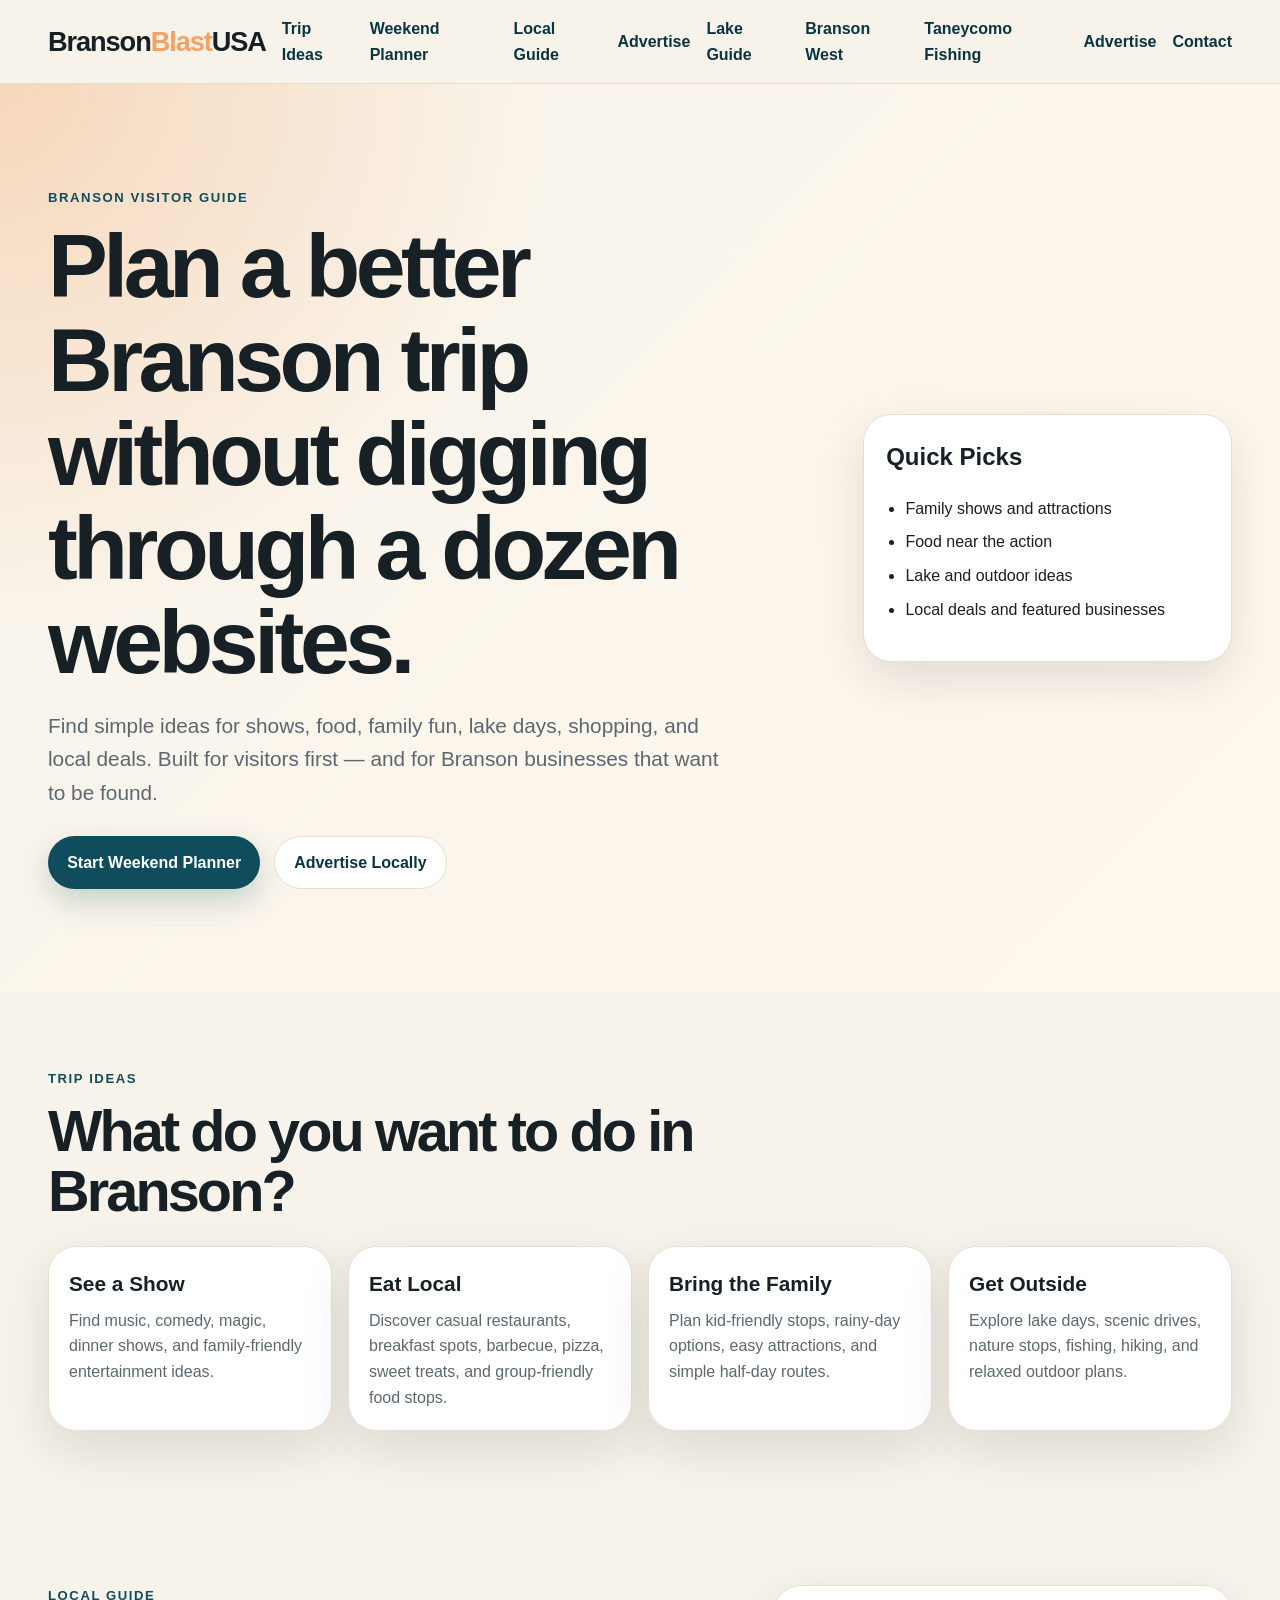
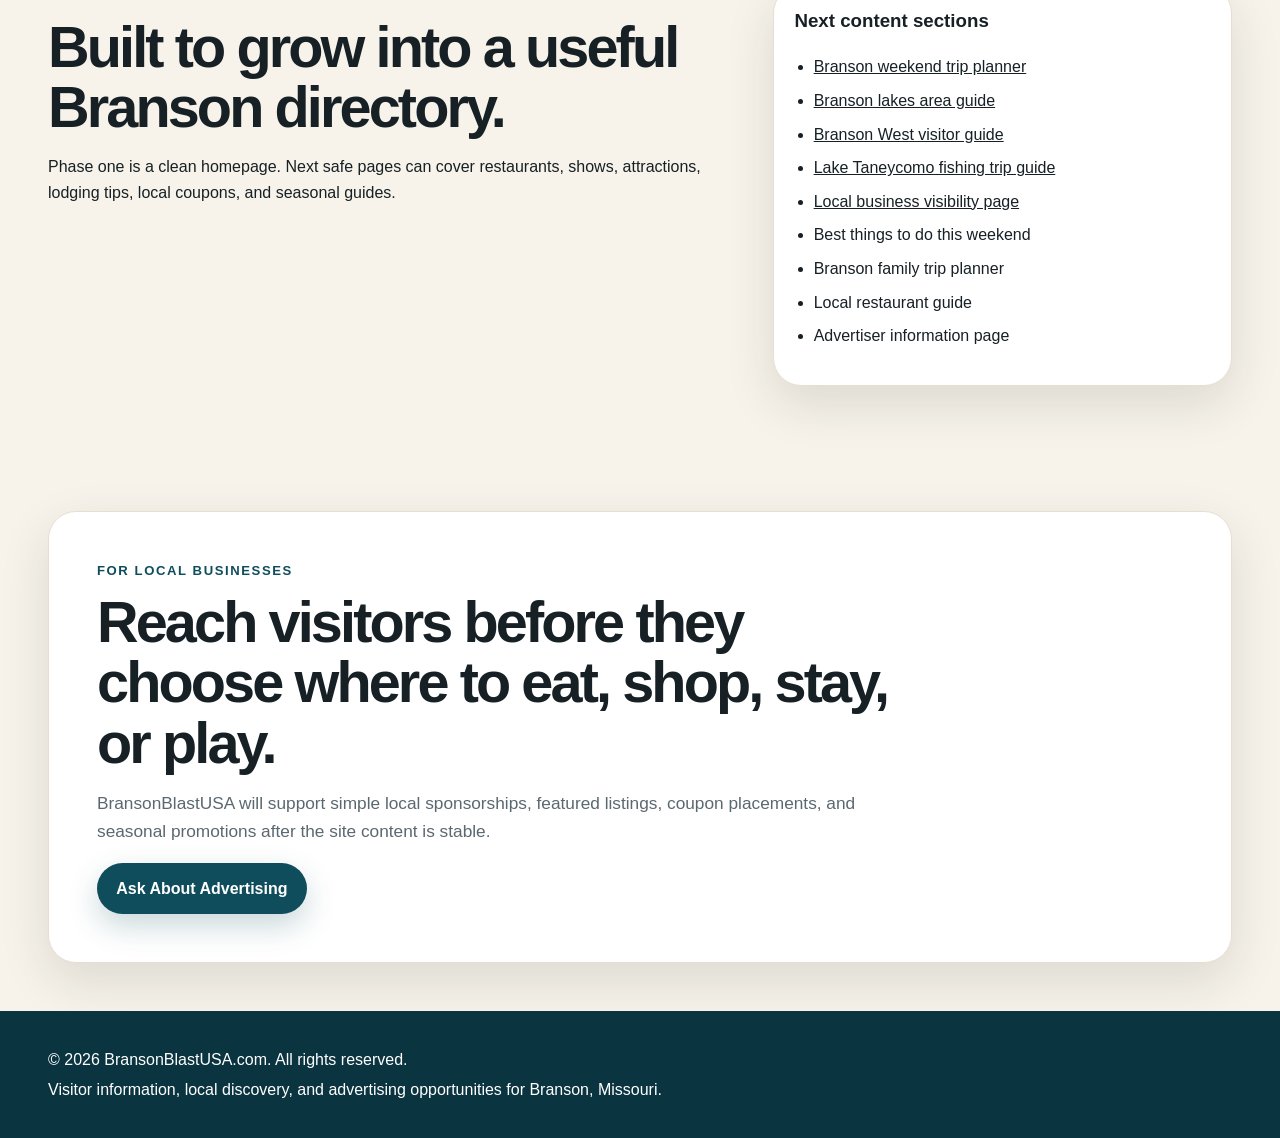
<file: index.html>
<!doctype html>
<html lang="en">
<head>
  <meta charset="utf-8">
  <meta name="viewport" content="width=device-width, initial-scale=1">
  <title>BransonBlastUSA | Branson Trip Ideas, Local Deals & Visitor Guide</title>
  <meta name="description" content="BransonBlastUSA helps visitors find Branson trip ideas, local food, shows, attractions, family fun, and local business deals in one simple guide.">
  <link rel="canonical" href="https://bransonblastusa.com/">
  <meta name="robots" content="index, follow">
  <meta property="og:title" content="BransonBlastUSA">
  <meta property="og:description" content="A simple Branson visitor guide for trip ideas, local deals, food, shows, attractions, and family fun.">
  <meta property="og:type" content="website">
  <meta property="og:url" content="https://bransonblastusa.com/">
  <meta name="theme-color" content="#0f4c5c">
  <link rel="stylesheet" href="styles.css">
</head>
<body>
  <header class="site-header">
    <a class="logo" href="#top" aria-label="BransonBlastUSA home">Branson<span>Blast</span>USA</a>
    <button class="menu-button" id="menuButton" aria-label="Open menu" aria-expanded="false">Menu</button>
    <nav class="site-nav" id="siteNav" aria-label="Main navigation">
      <a href="#trip-ideas">Trip Ideas</a>
      <a href="/branson-weekend-trip-ideas.html">Weekend Planner</a>
      <a href="#local-guide">Local Guide</a>
      <a href="#advertise">Advertise</a>
      <a href="#contact">Contact</a>
    </nav>
  </header>

  <main id="top">
    <section class="hero">
      <div class="hero-content">
        <p class="eyebrow">Branson visitor guide</p>
        <h1>Plan a better Branson trip without digging through a dozen websites.</h1>
        <p class="hero-text">Find simple ideas for shows, food, family fun, lake days, shopping, and local deals. Built for visitors first — and for Branson businesses that want to be found.</p>
        <div class="hero-actions">
          <a class="button primary" href="/branson-weekend-trip-ideas.html">Start Weekend Planner</a>
          <a class="button secondary" href="#advertise">Advertise Locally</a>
        </div>
      </div>
      <div class="hero-card" aria-label="Branson quick picks">
        <h2>Quick Picks</h2>
        <ul>
          <li>Family shows and attractions</li>
          <li>Food near the action</li>
          <li>Lake and outdoor ideas</li>
          <li>Local deals and featured businesses</li>
        </ul>
      </div>
    </section>

    <section class="section" id="trip-ideas">
      <p class="eyebrow">Trip ideas</p>
      <h2>What do you want to do in Branson?</h2>
      <div class="card-grid">
        <article class="card">
          <h3>See a Show</h3>
          <p>Find music, comedy, magic, dinner shows, and family-friendly entertainment ideas.</p>
        </article>
        <article class="card">
          <h3>Eat Local</h3>
          <p>Discover casual restaurants, breakfast spots, barbecue, pizza, sweet treats, and group-friendly food stops.</p>
        </article>
        <article class="card">
          <h3>Bring the Family</h3>
          <p>Plan kid-friendly stops, rainy-day options, easy attractions, and simple half-day routes.</p>
        </article>
        <article class="card">
          <h3>Get Outside</h3>
          <p>Explore lake days, scenic drives, nature stops, fishing, hiking, and relaxed outdoor plans.</p>
        </article>
      </div>
    </section>

    <section class="section split" id="local-guide">
      <div>
        <p class="eyebrow">Local guide</p>
        <h2>Built to grow into a useful Branson directory.</h2>
        <p>Phase one is a clean homepage. Next safe pages can cover restaurants, shows, attractions, lodging tips, local coupons, and seasonal guides.</p>
      </div>
      <div class="checklist">
        <h3>Next content sections</h3>
        <ul>
          <li><a href="/branson-weekend-trip-ideas.html">Branson weekend trip planner</a></li>
          <li>Best things to do this weekend</li>
          <li>Branson family trip planner</li>
          <li>Local restaurant guide</li>
          <li>Advertiser information page</li>
        </ul>
      </div>
    </section>

    <section class="section advertiser" id="advertise">
      <p class="eyebrow">For local businesses</p>
      <h2>Reach visitors before they choose where to eat, shop, stay, or play.</h2>
      <p>BransonBlastUSA will support simple local sponsorships, featured listings, coupon placements, and seasonal promotions after the site content is stable.</p>
      <a class="button primary" href="mailto:wholelychit@gmail.com?subject=BransonBlastUSA%20advertising%20interest">Ask About Advertising</a>
    </section>
  </main>

  <footer class="site-footer" id="contact">
    <p>&copy; <span id="year"></span> BransonBlastUSA.com. All rights reserved.</p>
    <p>Visitor information, local discovery, and advertising opportunities for Branson, Missouri.</p>
  </footer>

  <script src="script.js"></script>
</body>
</html>
</file>
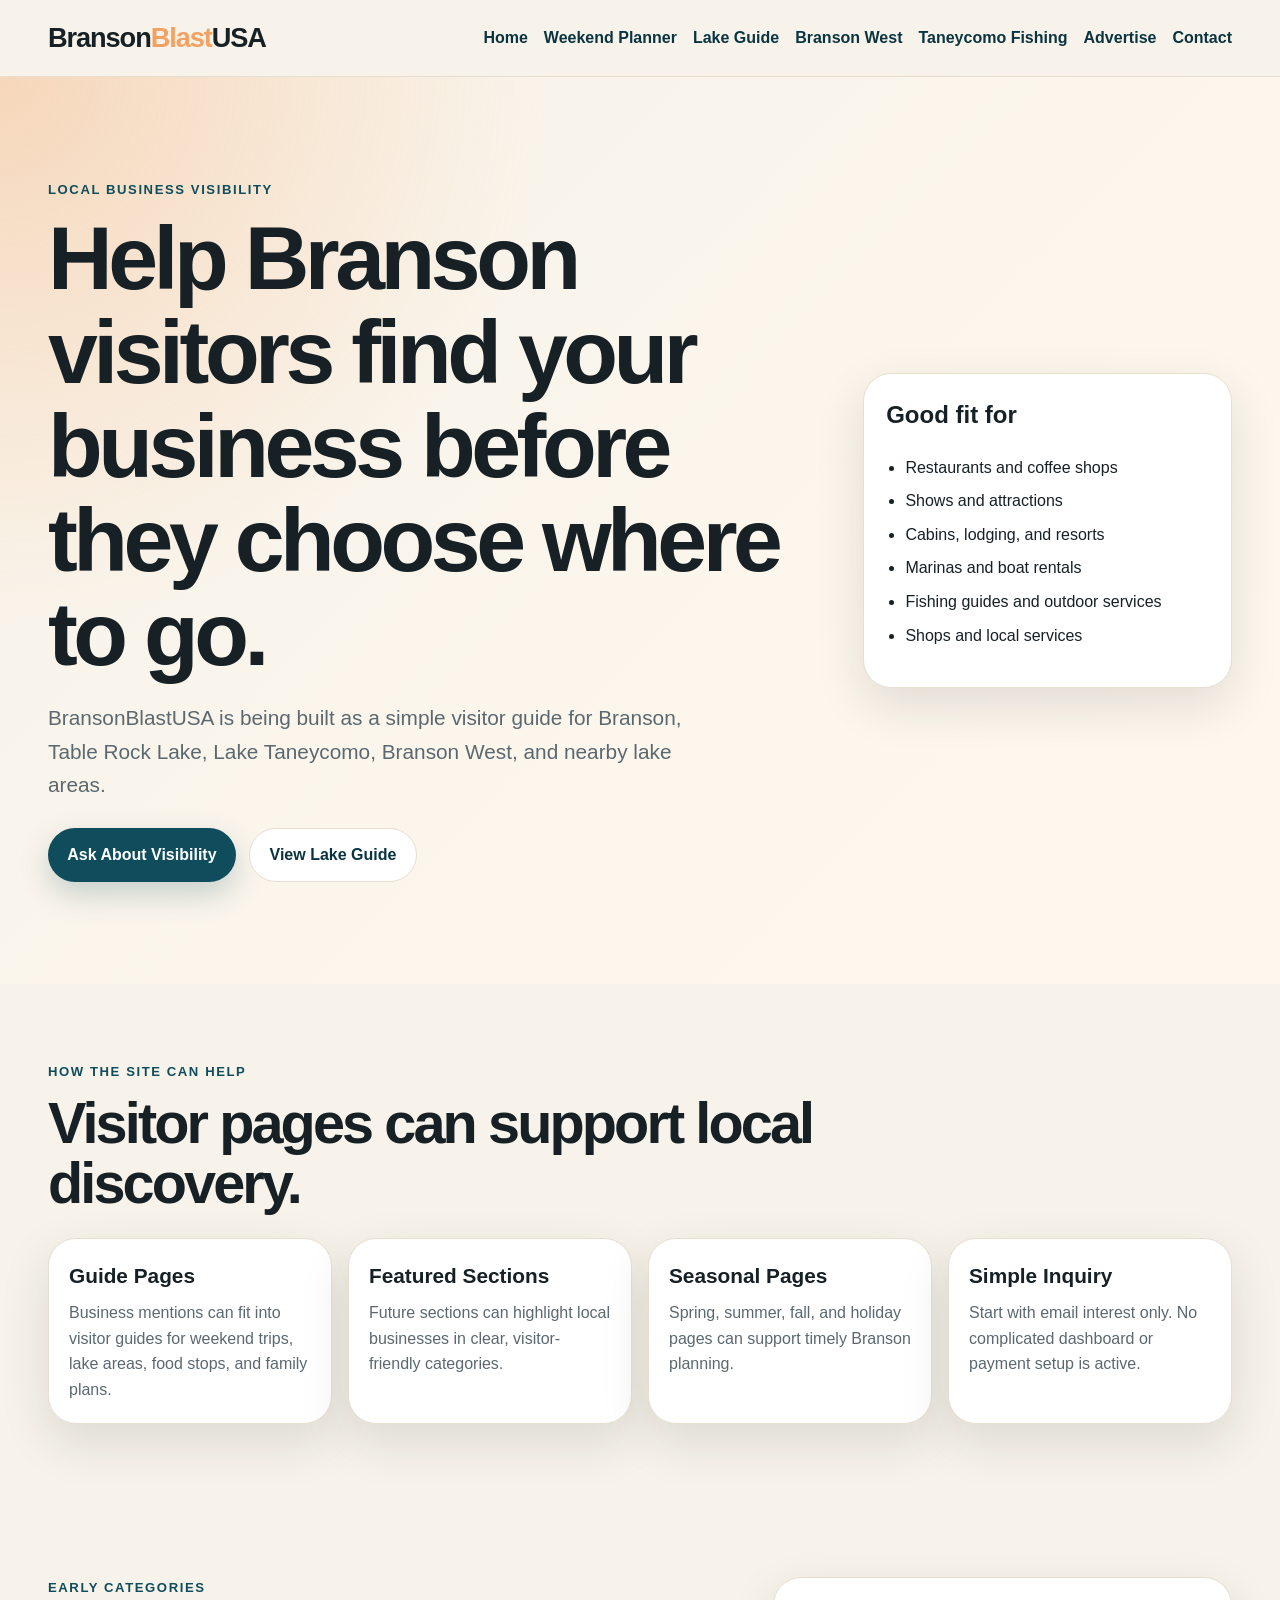
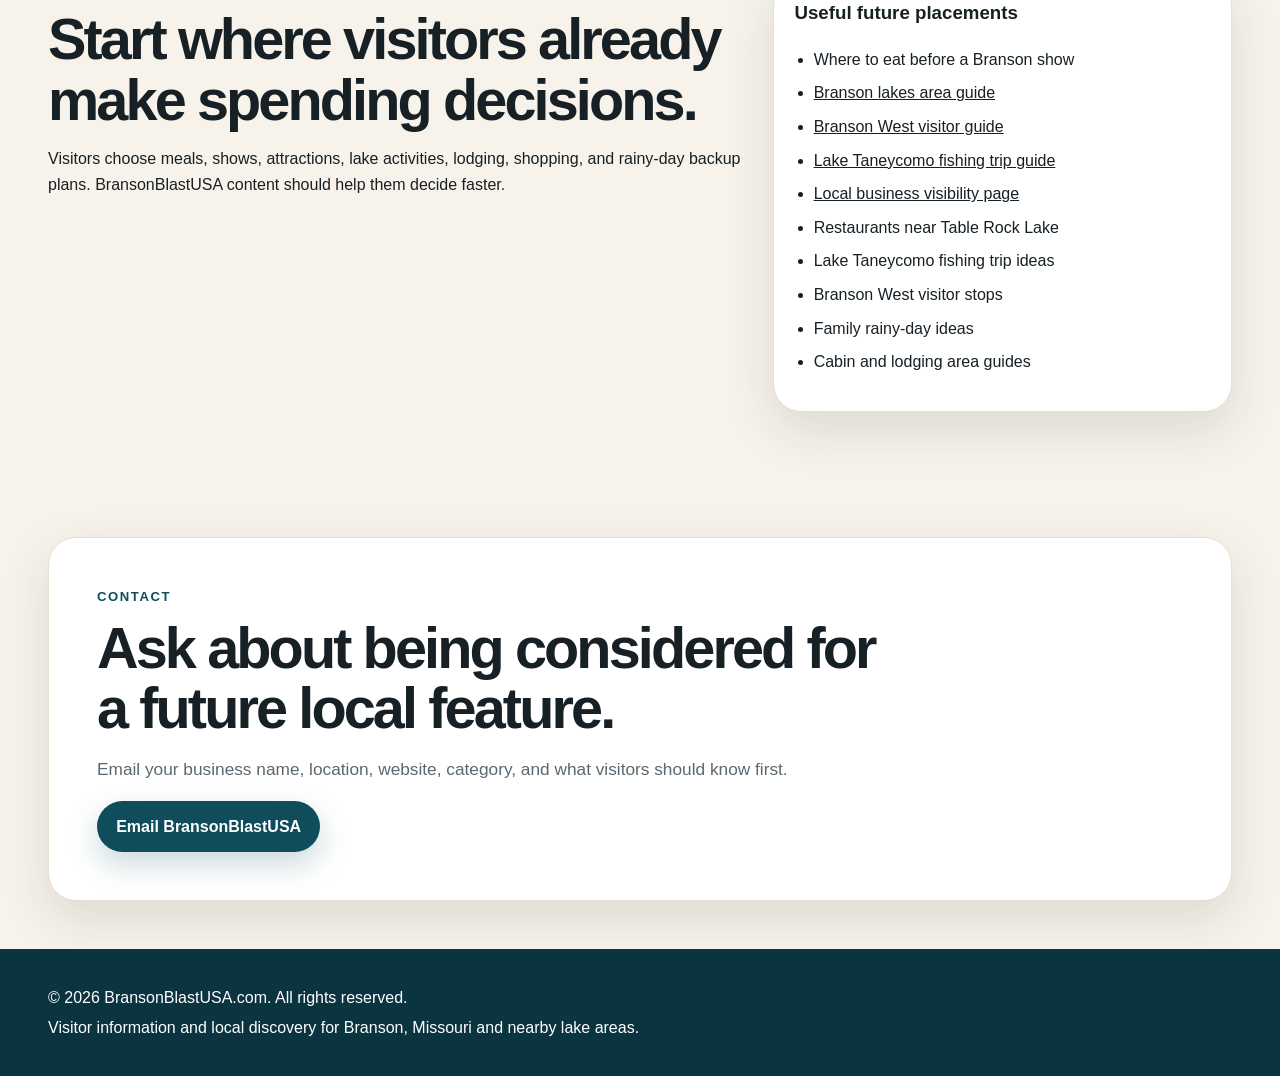
<file: advertise-branson.html>
<!doctype html>
<html lang="en">
<head>
  <meta charset="utf-8">
  <meta name="viewport" content="width=device-width, initial-scale=1">
  <title>Advertise With BransonBlastUSA | Branson Local Business Visibility</title>
  <meta name="description" content="BransonBlastUSA local business visibility page for Branson, Table Rock Lake, Lake Taneycomo, Branson West, and nearby visitor-focused businesses.">
  <link rel="canonical" href="https://bransonblastusa.com/advertise-branson.html">
  <meta name="robots" content="index, follow">
  <link rel="stylesheet" href="styles.css">
</head>
<body>
  <header class="site-header">
    <a class="logo" href="/" aria-label="BransonBlastUSA home">Branson<span>Blast</span>USA</a>
    <button class="menu-button" id="menuButton" aria-label="Open menu" aria-expanded="false">Menu</button>
    <nav class="site-nav" id="siteNav" aria-label="Main navigation">
      <a href="/">Home</a>
      <a href="/branson-weekend-trip-ideas.html">Weekend Planner</a>
      <a href="/branson-lakes-area-guide.html">Lake Guide</a>
      <a href="#contact">Contact</a>
    </nav>
  </header>

  <main id="top">
    <section class="hero">
      <div class="hero-content">
        <p class="eyebrow">Local business visibility</p>
        <h1>Help Branson visitors find your business before they choose where to go.</h1>
        <p class="hero-text">BransonBlastUSA is being built as a simple visitor guide for Branson, Table Rock Lake, Lake Taneycomo, Branson West, and nearby lake areas.</p>
        <div class="hero-actions">
          <a class="button primary" href="mailto:wholelychit@gmail.com?subject=BransonBlastUSA%20business%20visibility%20interest">Ask About Visibility</a>
          <a class="button secondary" href="/branson-lakes-area-guide.html">View Lake Guide</a>
        </div>
      </div>
      <div class="hero-card">
        <h2>Good fit for</h2>
        <ul>
          <li>Restaurants and coffee shops</li>
          <li>Shows and attractions</li>
          <li>Cabins, lodging, and resorts</li>
          <li>Marinas and boat rentals</li>
          <li>Fishing guides and outdoor services</li>
          <li>Shops and local services</li>
        </ul>
      </div>
    </section>

    <section class="section">
      <p class="eyebrow">How the site can help</p>
      <h2>Visitor pages can support local discovery.</h2>
      <div class="card-grid">
        <article class="card"><h3>Guide Pages</h3><p>Business mentions can fit into visitor guides for weekend trips, lake areas, food stops, and family plans.</p></article>
        <article class="card"><h3>Featured Sections</h3><p>Future sections can highlight local businesses in clear, visitor-friendly categories.</p></article>
        <article class="card"><h3>Seasonal Pages</h3><p>Spring, summer, fall, and holiday pages can support timely Branson planning.</p></article>
        <article class="card"><h3>Simple Inquiry</h3><p>Start with email interest only. No complicated dashboard or payment setup is active.</p></article>
      </div>
    </section>

    <section class="section split">
      <div>
        <p class="eyebrow">Early categories</p>
        <h2>Start where visitors already make spending decisions.</h2>
        <p>Visitors choose meals, shows, attractions, lake activities, lodging, shopping, and rainy-day backup plans. BransonBlastUSA content should help them decide faster.</p>
      </div>
      <div class="checklist">
        <h3>Useful future placements</h3>
        <ul>
          <li>Where to eat before a Branson show</li>
          <li>Restaurants near Table Rock Lake</li>
          <li>Lake Taneycomo fishing trip ideas</li>
          <li>Branson West visitor stops</li>
          <li>Family rainy-day ideas</li>
          <li>Cabin and lodging area guides</li>
        </ul>
      </div>
    </section>

    <section class="section advertiser" id="contact">
      <p class="eyebrow">Contact</p>
      <h2>Ask about being considered for a future local feature.</h2>
      <p>Email your business name, location, website, category, and what visitors should know first.</p>
      <a class="button primary" href="mailto:wholelychit@gmail.com?subject=BransonBlastUSA%20feature%20interest">Email BransonBlastUSA</a>
    </section>
  </main>

  <footer class="site-footer">
    <p>&copy; <span id="year"></span> BransonBlastUSA.com. All rights reserved.</p>
    <p>Visitor information and local discovery for Branson, Missouri and nearby lake areas.</p>
  </footer>

  <script src="script.js"></script>
</body>
</html>
</file>
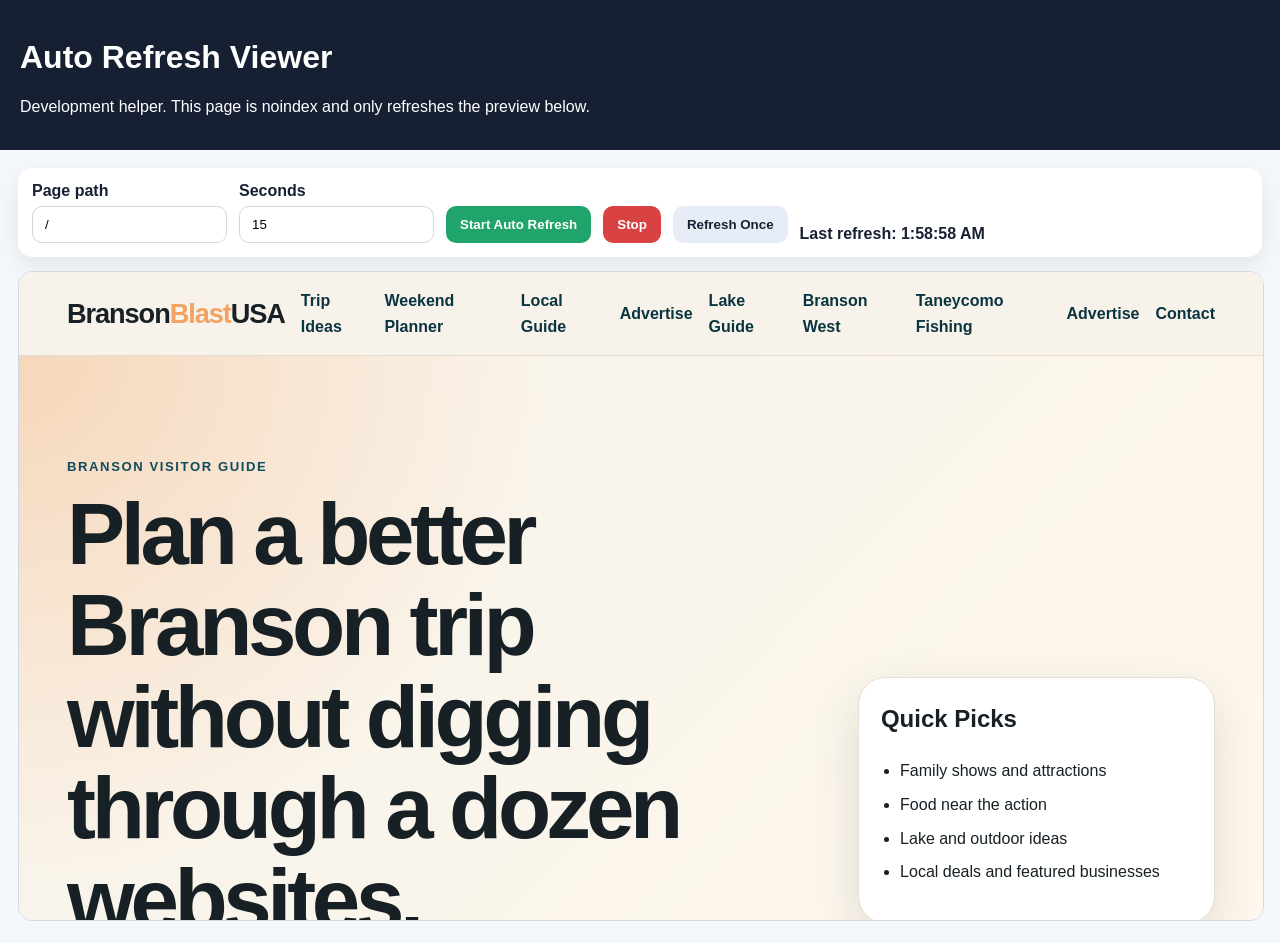
<file: auto-refresh.html>
<!doctype html>
<html lang="en">
<head>
  <meta charset="utf-8" />
  <meta name="viewport" content="width=device-width, initial-scale=1" />
  <meta name="robots" content="noindex,nofollow" />
  <title>Auto Refresh Viewer</title>
  <style>
    :root { font-family: Arial, sans-serif; color: #172033; background: #f4f7fb; }
    body { margin: 0; }
    header { padding: 18px 20px; background: #172033; color: white; }
    main { padding: 18px; }
    .panel { display: flex; flex-wrap: wrap; gap: 12px; align-items: end; background: white; border-radius: 14px; padding: 14px; box-shadow: 0 8px 24px rgba(0,0,0,.08); margin-bottom: 14px; }
    label { display: grid; gap: 6px; font-weight: 700; }
    input { padding: 10px 12px; border: 1px solid #cfd8e3; border-radius: 10px; min-width: 120px; }
    button { border: 0; border-radius: 10px; padding: 11px 14px; font-weight: 800; cursor: pointer; }
    .start { background: #20a46b; color: white; }
    .stop { background: #d94242; color: white; }
    .once { background: #e7edf7; color: #172033; }
    #status { font-weight: 700; }
    iframe { width: 100%; height: 72vh; border: 1px solid #cfd8e3; border-radius: 14px; background: white; }
  </style>
</head>
<body>
  <header>
    <h1>Auto Refresh Viewer</h1>
    <p>Development helper. This page is noindex and only refreshes the preview below.</p>
  </header>
  <main>
    <section class="panel" aria-label="Auto refresh controls">
      <label>Page path
        <input id="path" value="/" placeholder="/ or /app.html" />
      </label>
      <label>Seconds
        <input id="seconds" type="number" min="3" value="15" />
      </label>
      <button class="start" id="start" type="button">Start Auto Refresh</button>
      <button class="stop" id="stop" type="button">Stop</button>
      <button class="once" id="once" type="button">Refresh Once</button>
      <span id="status">Ready</span>
    </section>
    <iframe id="frame" title="Auto refresh preview"></iframe>
  </main>
  <script>
    const $ = (id) => document.getElementById(id);
    let timer = null;
    function getDelay() { return Math.max(3, Number($('seconds').value) || 15) * 1000; }
    function getTargetUrl() { const rawPath = $('path').value || '/'; const url = new URL(rawPath, window.location.origin); url.searchParams.set('_refresh', Date.now().toString()); return url.toString(); }
    function refreshFrame() { $('frame').src = getTargetUrl(); $('status').textContent = 'Last refresh: ' + new Date().toLocaleTimeString(); }
    function stopRefresh() { if (timer) clearInterval(timer); timer = null; $('status').textContent = 'Auto refresh OFF'; }
    function startRefresh() { stopRefresh(); localStorage.setItem('autoRefreshPath', $('path').value || '/'); localStorage.setItem('autoRefreshSeconds', $('seconds').value || '15'); refreshFrame(); timer = setInterval(refreshFrame, getDelay()); $('status').textContent = 'Auto refresh ON'; }
    $('path').value = localStorage.getItem('autoRefreshPath') || '/';
    $('seconds').value = localStorage.getItem('autoRefreshSeconds') || '15';
    $('start').addEventListener('click', startRefresh); $('stop').addEventListener('click', stopRefresh); $('once').addEventListener('click', refreshFrame); refreshFrame();
  </script>
</body>
</html>
</file>
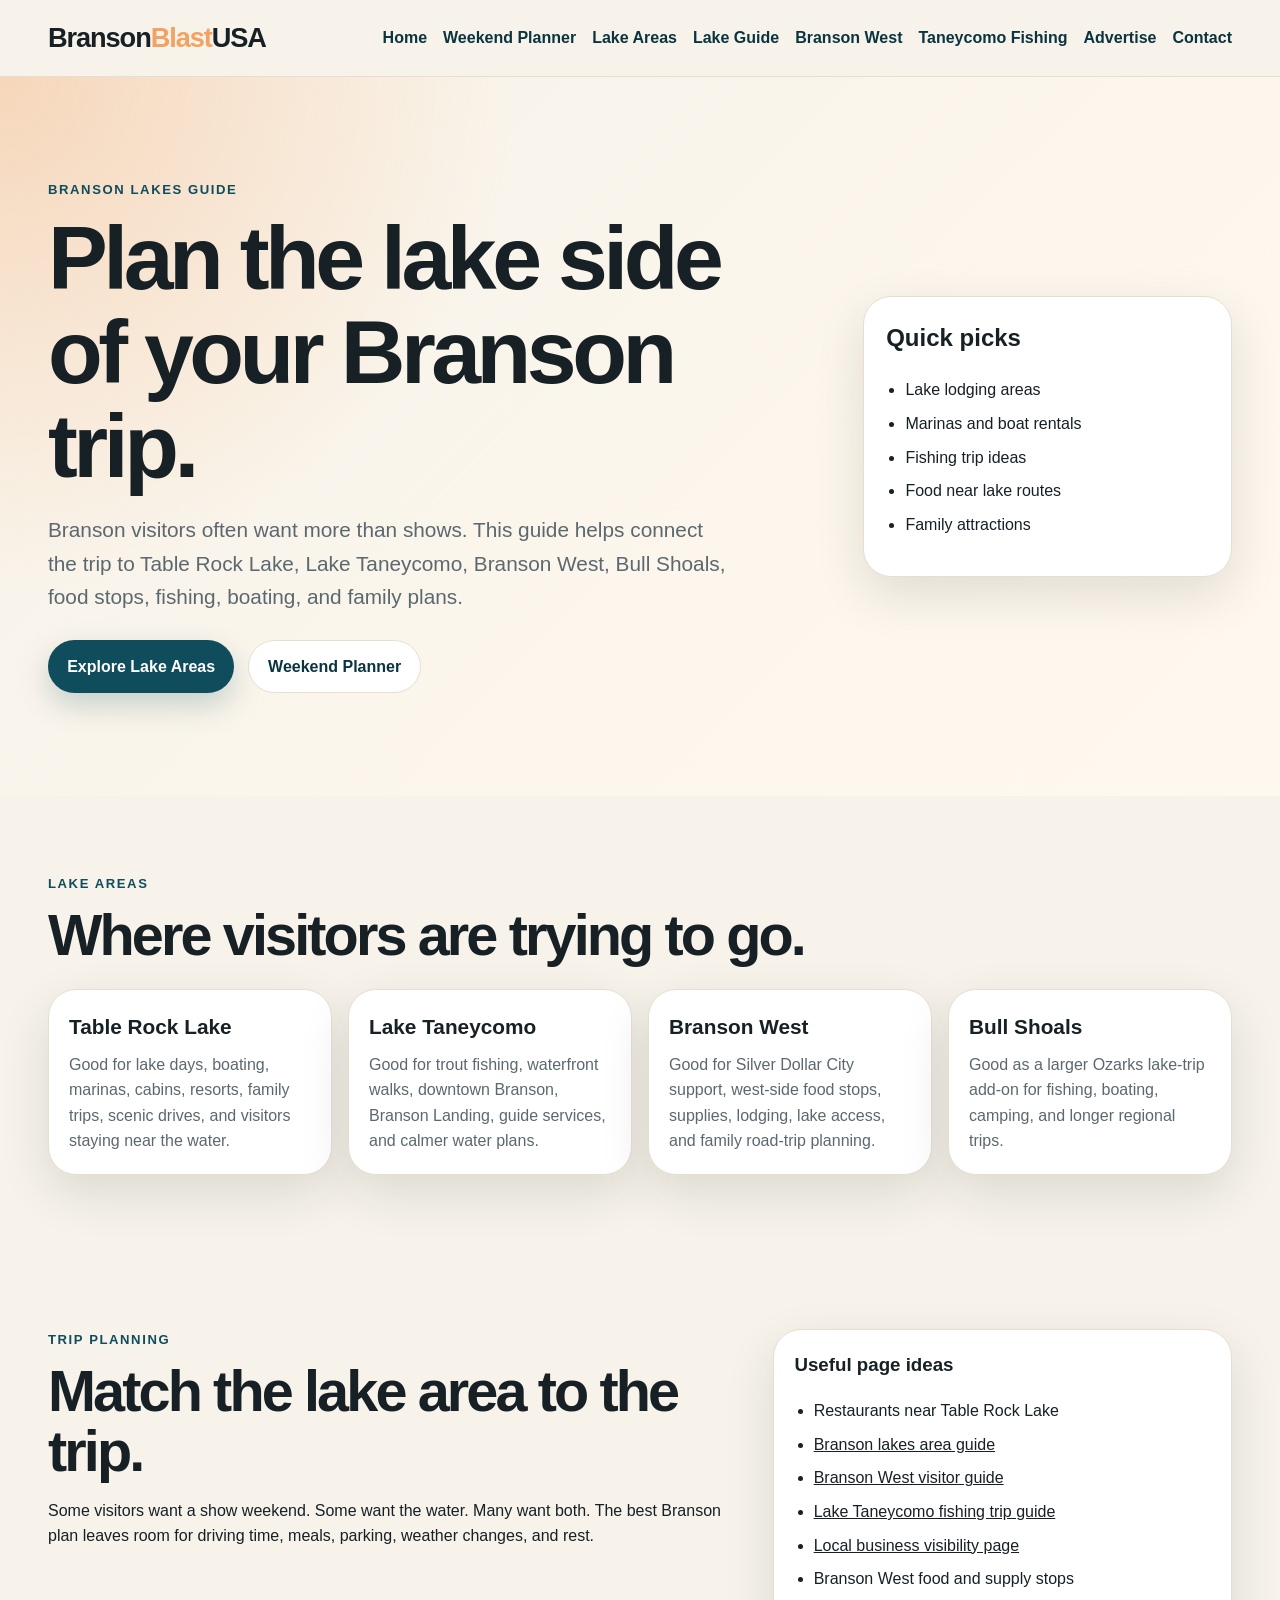
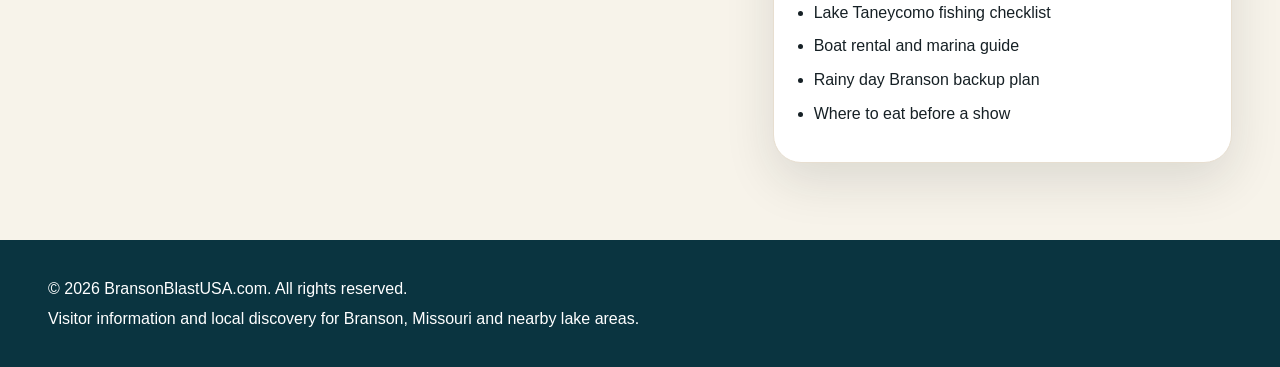
<file: branson-lakes-area-guide.html>
<!doctype html>
<html lang="en">
<head>
  <meta charset="utf-8">
  <meta name="viewport" content="width=device-width, initial-scale=1">
  <title>Branson Lakes Area Guide | Table Rock Lake, Lake Taneycomo & Branson West</title>
  <meta name="description" content="A simple Branson lakes area guide covering Table Rock Lake, Lake Taneycomo, Branson West, Bull Shoals, food stops, family ideas, fishing, and boating.">
  <link rel="canonical" href="https://bransonblastusa.com/branson-lakes-area-guide.html">
  <meta name="robots" content="index, follow">
  <link rel="stylesheet" href="styles.css">
</head>
<body>
  <header class="site-header">
    <a class="logo" href="/" aria-label="BransonBlastUSA home">Branson<span>Blast</span>USA</a>
    <button class="menu-button" id="menuButton" aria-label="Open menu" aria-expanded="false">Menu</button>
    <nav class="site-nav" id="siteNav" aria-label="Main navigation">
      <a href="/">Home</a>
      <a href="/branson-weekend-trip-ideas.html">Weekend Planner</a>
      <a href="#lake-areas">Lake Areas</a>
      <a href="#contact">Contact</a>
    </nav>
  </header>

  <main id="top">
    <section class="hero">
      <div class="hero-content">
        <p class="eyebrow">Branson lakes guide</p>
        <h1>Plan the lake side of your Branson trip.</h1>
        <p class="hero-text">Branson visitors often want more than shows. This guide helps connect the trip to Table Rock Lake, Lake Taneycomo, Branson West, Bull Shoals, food stops, fishing, boating, and family plans.</p>
        <div class="hero-actions">
          <a class="button primary" href="#lake-areas">Explore Lake Areas</a>
          <a class="button secondary" href="/branson-weekend-trip-ideas.html">Weekend Planner</a>
        </div>
      </div>
      <div class="hero-card">
        <h2>Quick picks</h2>
        <ul>
          <li>Lake lodging areas</li>
          <li>Marinas and boat rentals</li>
          <li>Fishing trip ideas</li>
          <li>Food near lake routes</li>
          <li>Family attractions</li>
        </ul>
      </div>
    </section>

    <section class="section" id="lake-areas">
      <p class="eyebrow">Lake areas</p>
      <h2>Where visitors are trying to go.</h2>
      <div class="card-grid">
        <article class="card"><h3>Table Rock Lake</h3><p>Good for lake days, boating, marinas, cabins, resorts, family trips, scenic drives, and visitors staying near the water.</p></article>
        <article class="card"><h3>Lake Taneycomo</h3><p>Good for trout fishing, waterfront walks, downtown Branson, Branson Landing, guide services, and calmer water plans.</p></article>
        <article class="card"><h3>Branson West</h3><p>Good for Silver Dollar City support, west-side food stops, supplies, lodging, lake access, and family road-trip planning.</p></article>
        <article class="card"><h3>Bull Shoals</h3><p>Good as a larger Ozarks lake-trip add-on for fishing, boating, camping, and longer regional trips.</p></article>
      </div>
    </section>

    <section class="section split">
      <div>
        <p class="eyebrow">Trip planning</p>
        <h2>Match the lake area to the trip.</h2>
        <p>Some visitors want a show weekend. Some want the water. Many want both. The best Branson plan leaves room for driving time, meals, parking, weather changes, and rest.</p>
      </div>
      <div class="checklist">
        <h3>Useful page ideas</h3>
        <ul>
          <li>Restaurants near Table Rock Lake</li>
          <li>Branson West food and supply stops</li>
          <li>Lake Taneycomo fishing checklist</li>
          <li>Boat rental and marina guide</li>
          <li>Rainy day Branson backup plan</li>
          <li>Where to eat before a show</li>
        </ul>
      </div>
    </section>
  </main>

  <footer class="site-footer" id="contact">
    <p>&copy; <span id="year"></span> BransonBlastUSA.com. All rights reserved.</p>
    <p>Visitor information and local discovery for Branson, Missouri and nearby lake areas.</p>
  </footer>

  <script src="script.js"></script>
</body>
</html>
</file>
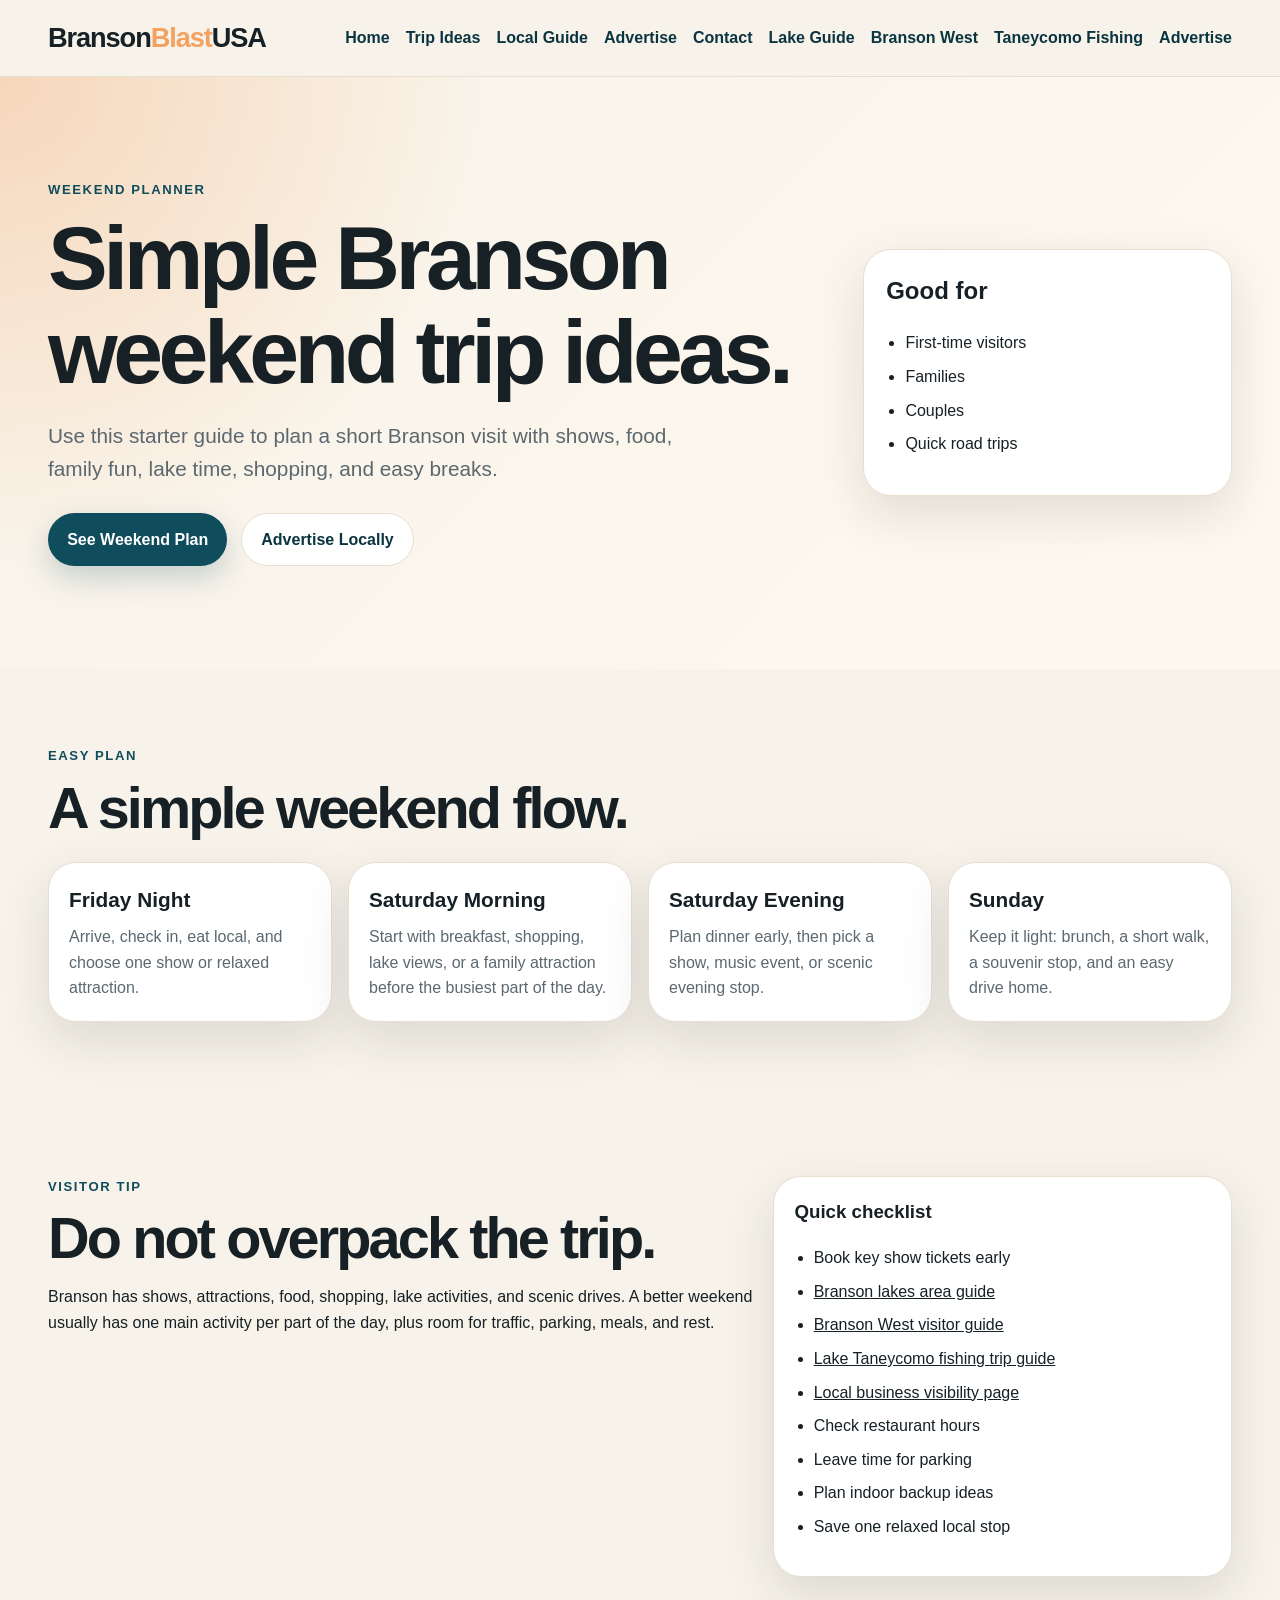
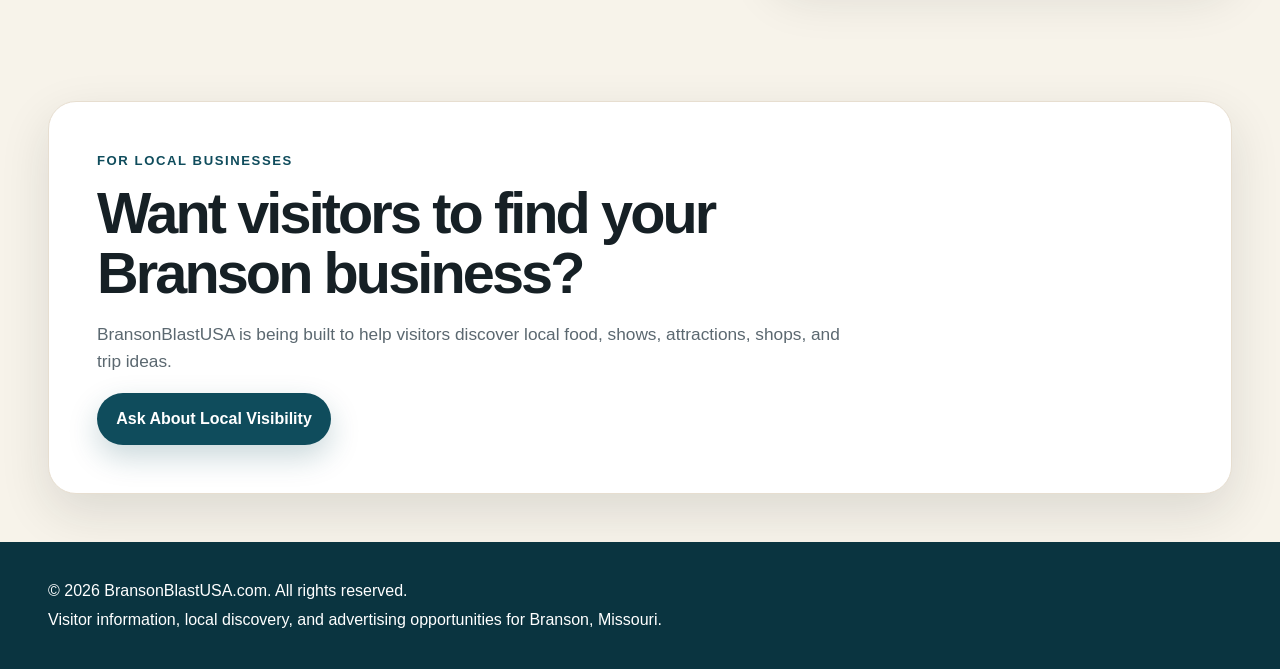
<file: branson-weekend-trip-ideas.html>
<!doctype html>
<html lang="en">
<head>
  <meta charset="utf-8">
  <meta name="viewport" content="width=device-width, initial-scale=1">
  <title>Branson Weekend Trip Ideas | BransonBlastUSA</title>
  <meta name="description" content="Simple Branson weekend trip ideas for families, couples, food stops, shows, lake time, shopping, and easy visitor planning.">
  <link rel="canonical" href="https://bransonblastusa.com/branson-weekend-trip-ideas.html">
  <meta name="robots" content="index, follow">
  <link rel="stylesheet" href="styles.css">
</head>
<body>
  <header class="site-header">
    <a class="logo" href="/" aria-label="BransonBlastUSA home">Branson<span>Blast</span>USA</a>
    <button class="menu-button" id="menuButton" aria-label="Open menu" aria-expanded="false">Menu</button>
    <nav class="site-nav" id="siteNav" aria-label="Main navigation">
      <a href="/">Home</a>
      <a href="/#trip-ideas">Trip Ideas</a>
      <a href="/#local-guide">Local Guide</a>
      <a href="/#advertise">Advertise</a>
      <a href="/#contact">Contact</a>
    </nav>
  </header>

  <main id="top">
    <section class="hero">
      <div class="hero-content">
        <p class="eyebrow">Weekend planner</p>
        <h1>Simple Branson weekend trip ideas.</h1>
        <p class="hero-text">Use this starter guide to plan a short Branson visit with shows, food, family fun, lake time, shopping, and easy breaks.</p>
        <div class="hero-actions">
          <a class="button primary" href="#easy-plan">See Weekend Plan</a>
          <a class="button secondary" href="/#advertise">Advertise Locally</a>
        </div>
      </div>
      <div class="hero-card">
        <h2>Good for</h2>
        <ul>
          <li>First-time visitors</li>
          <li>Families</li>
          <li>Couples</li>
          <li>Quick road trips</li>
        </ul>
      </div>
    </section>

    <section class="section" id="easy-plan">
      <p class="eyebrow">Easy plan</p>
      <h2>A simple weekend flow.</h2>
      <div class="card-grid">
        <article class="card"><h3>Friday Night</h3><p>Arrive, check in, eat local, and choose one show or relaxed attraction.</p></article>
        <article class="card"><h3>Saturday Morning</h3><p>Start with breakfast, shopping, lake views, or a family attraction before the busiest part of the day.</p></article>
        <article class="card"><h3>Saturday Evening</h3><p>Plan dinner early, then pick a show, music event, or scenic evening stop.</p></article>
        <article class="card"><h3>Sunday</h3><p>Keep it light: brunch, a short walk, a souvenir stop, and an easy drive home.</p></article>
      </div>
    </section>

    <section class="section split">
      <div>
        <p class="eyebrow">Visitor tip</p>
        <h2>Do not overpack the trip.</h2>
        <p>Branson has shows, attractions, food, shopping, lake activities, and scenic drives. A better weekend usually has one main activity per part of the day, plus room for traffic, parking, meals, and rest.</p>
      </div>
      <div class="checklist">
        <h3>Quick checklist</h3>
        <ul>
          <li>Book key show tickets early</li>
          <li>Check restaurant hours</li>
          <li>Leave time for parking</li>
          <li>Plan indoor backup ideas</li>
          <li>Save one relaxed local stop</li>
        </ul>
      </div>
    </section>

    <section class="section advertiser">
      <p class="eyebrow">For local businesses</p>
      <h2>Want visitors to find your Branson business?</h2>
      <p>BransonBlastUSA is being built to help visitors discover local food, shows, attractions, shops, and trip ideas.</p>
      <a class="button primary" href="mailto:wholelychit@gmail.com?subject=BransonBlastUSA%20local%20business%20interest">Ask About Local Visibility</a>
    </section>
  </main>

  <footer class="site-footer" id="contact">
    <p>&copy; <span id="year"></span> BransonBlastUSA.com. All rights reserved.</p>
    <p>Visitor information, local discovery, and advertising opportunities for Branson, Missouri.</p>
  </footer>

  <script src="script.js"></script>
</body>
</html>
</file>
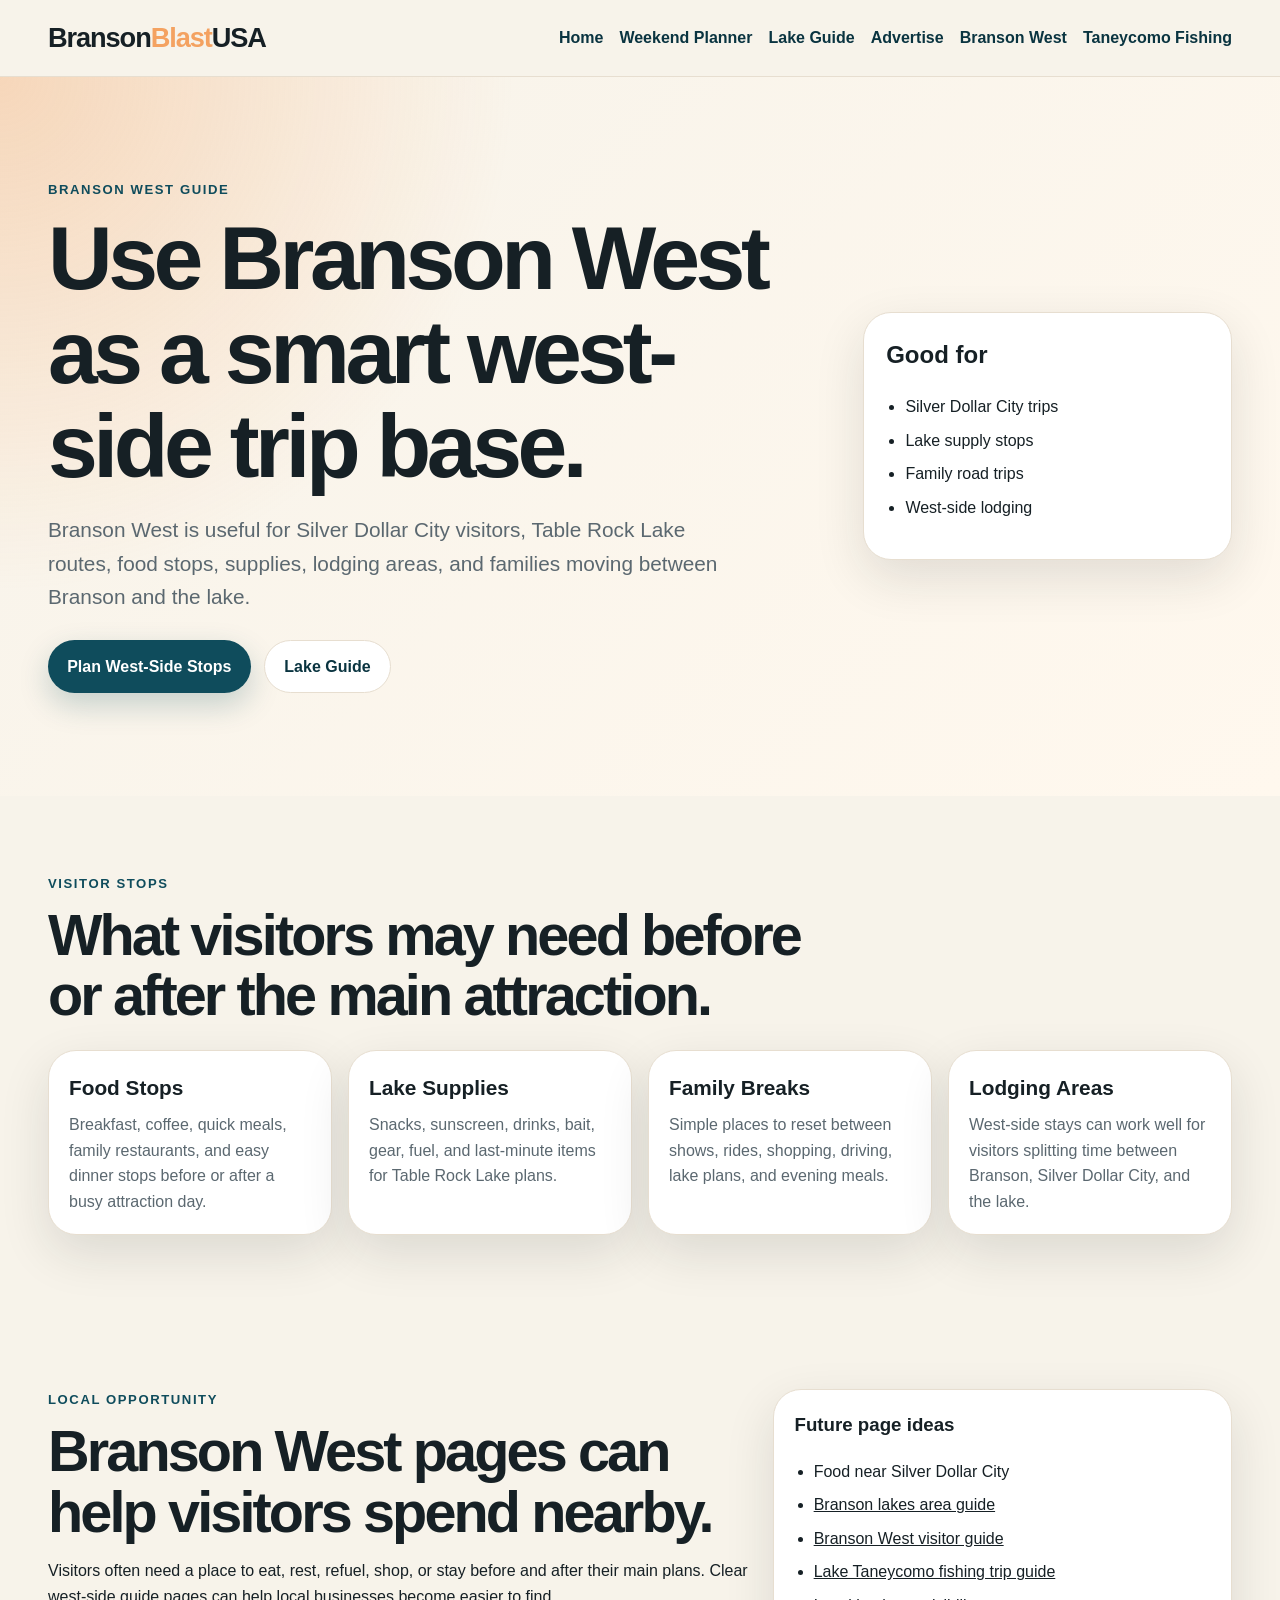
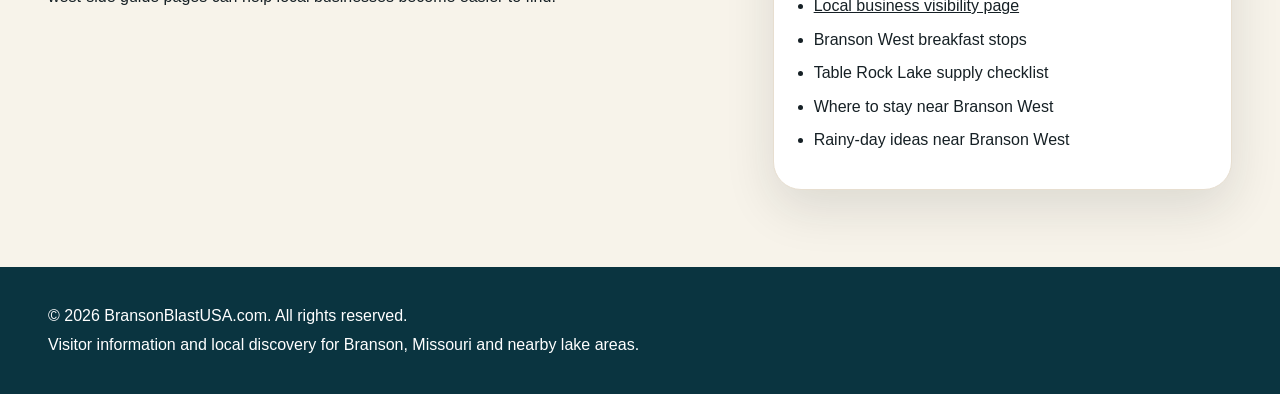
<file: branson-west-visitor-guide.html>
<!doctype html>
<html lang="en">
<head>
  <meta charset="utf-8">
  <meta name="viewport" content="width=device-width, initial-scale=1">
  <title>Branson West Visitor Guide | Silver Dollar City, Table Rock Lake & Food Stops</title>
  <meta name="description" content="A simple Branson West visitor guide for Silver Dollar City trips, Table Rock Lake access, food stops, supplies, lodging areas, and family road-trip planning.">
  <link rel="canonical" href="https://bransonblastusa.com/branson-west-visitor-guide.html">
  <meta name="robots" content="index, follow">
  <link rel="stylesheet" href="styles.css">
</head>
<body>
  <header class="site-header">
    <a class="logo" href="/" aria-label="BransonBlastUSA home">Branson<span>Blast</span>USA</a>
    <button class="menu-button" id="menuButton" aria-label="Open menu" aria-expanded="false">Menu</button>
    <nav class="site-nav" id="siteNav" aria-label="Main navigation">
      <a href="/">Home</a>
      <a href="/branson-weekend-trip-ideas.html">Weekend Planner</a>
      <a href="/branson-lakes-area-guide.html">Lake Guide</a>
      <a href="/advertise-branson.html">Advertise</a>
    </nav>
  </header>

  <main id="top">
    <section class="hero">
      <div class="hero-content">
        <p class="eyebrow">Branson West guide</p>
        <h1>Use Branson West as a smart west-side trip base.</h1>
        <p class="hero-text">Branson West is useful for Silver Dollar City visitors, Table Rock Lake routes, food stops, supplies, lodging areas, and families moving between Branson and the lake.</p>
        <div class="hero-actions">
          <a class="button primary" href="#visitor-stops">Plan West-Side Stops</a>
          <a class="button secondary" href="/branson-lakes-area-guide.html">Lake Guide</a>
        </div>
      </div>
      <div class="hero-card">
        <h2>Good for</h2>
        <ul>
          <li>Silver Dollar City trips</li>
          <li>Lake supply stops</li>
          <li>Family road trips</li>
          <li>West-side lodging</li>
        </ul>
      </div>
    </section>

    <section class="section" id="visitor-stops">
      <p class="eyebrow">Visitor stops</p>
      <h2>What visitors may need before or after the main attraction.</h2>
      <div class="card-grid">
        <article class="card"><h3>Food Stops</h3><p>Breakfast, coffee, quick meals, family restaurants, and easy dinner stops before or after a busy attraction day.</p></article>
        <article class="card"><h3>Lake Supplies</h3><p>Snacks, sunscreen, drinks, bait, gear, fuel, and last-minute items for Table Rock Lake plans.</p></article>
        <article class="card"><h3>Family Breaks</h3><p>Simple places to reset between shows, rides, shopping, driving, lake plans, and evening meals.</p></article>
        <article class="card"><h3>Lodging Areas</h3><p>West-side stays can work well for visitors splitting time between Branson, Silver Dollar City, and the lake.</p></article>
      </div>
    </section>

    <section class="section split">
      <div>
        <p class="eyebrow">Local opportunity</p>
        <h2>Branson West pages can help visitors spend nearby.</h2>
        <p>Visitors often need a place to eat, rest, refuel, shop, or stay before and after their main plans. Clear west-side guide pages can help local businesses become easier to find.</p>
      </div>
      <div class="checklist">
        <h3>Future page ideas</h3>
        <ul>
          <li>Food near Silver Dollar City</li>
          <li>Branson West breakfast stops</li>
          <li>Table Rock Lake supply checklist</li>
          <li>Where to stay near Branson West</li>
          <li>Rainy-day ideas near Branson West</li>
        </ul>
      </div>
    </section>
  </main>

  <footer class="site-footer" id="contact">
    <p>&copy; <span id="year"></span> BransonBlastUSA.com. All rights reserved.</p>
    <p>Visitor information and local discovery for Branson, Missouri and nearby lake areas.</p>
  </footer>

  <script src="script.js"></script>
</body>
</html>
</file>
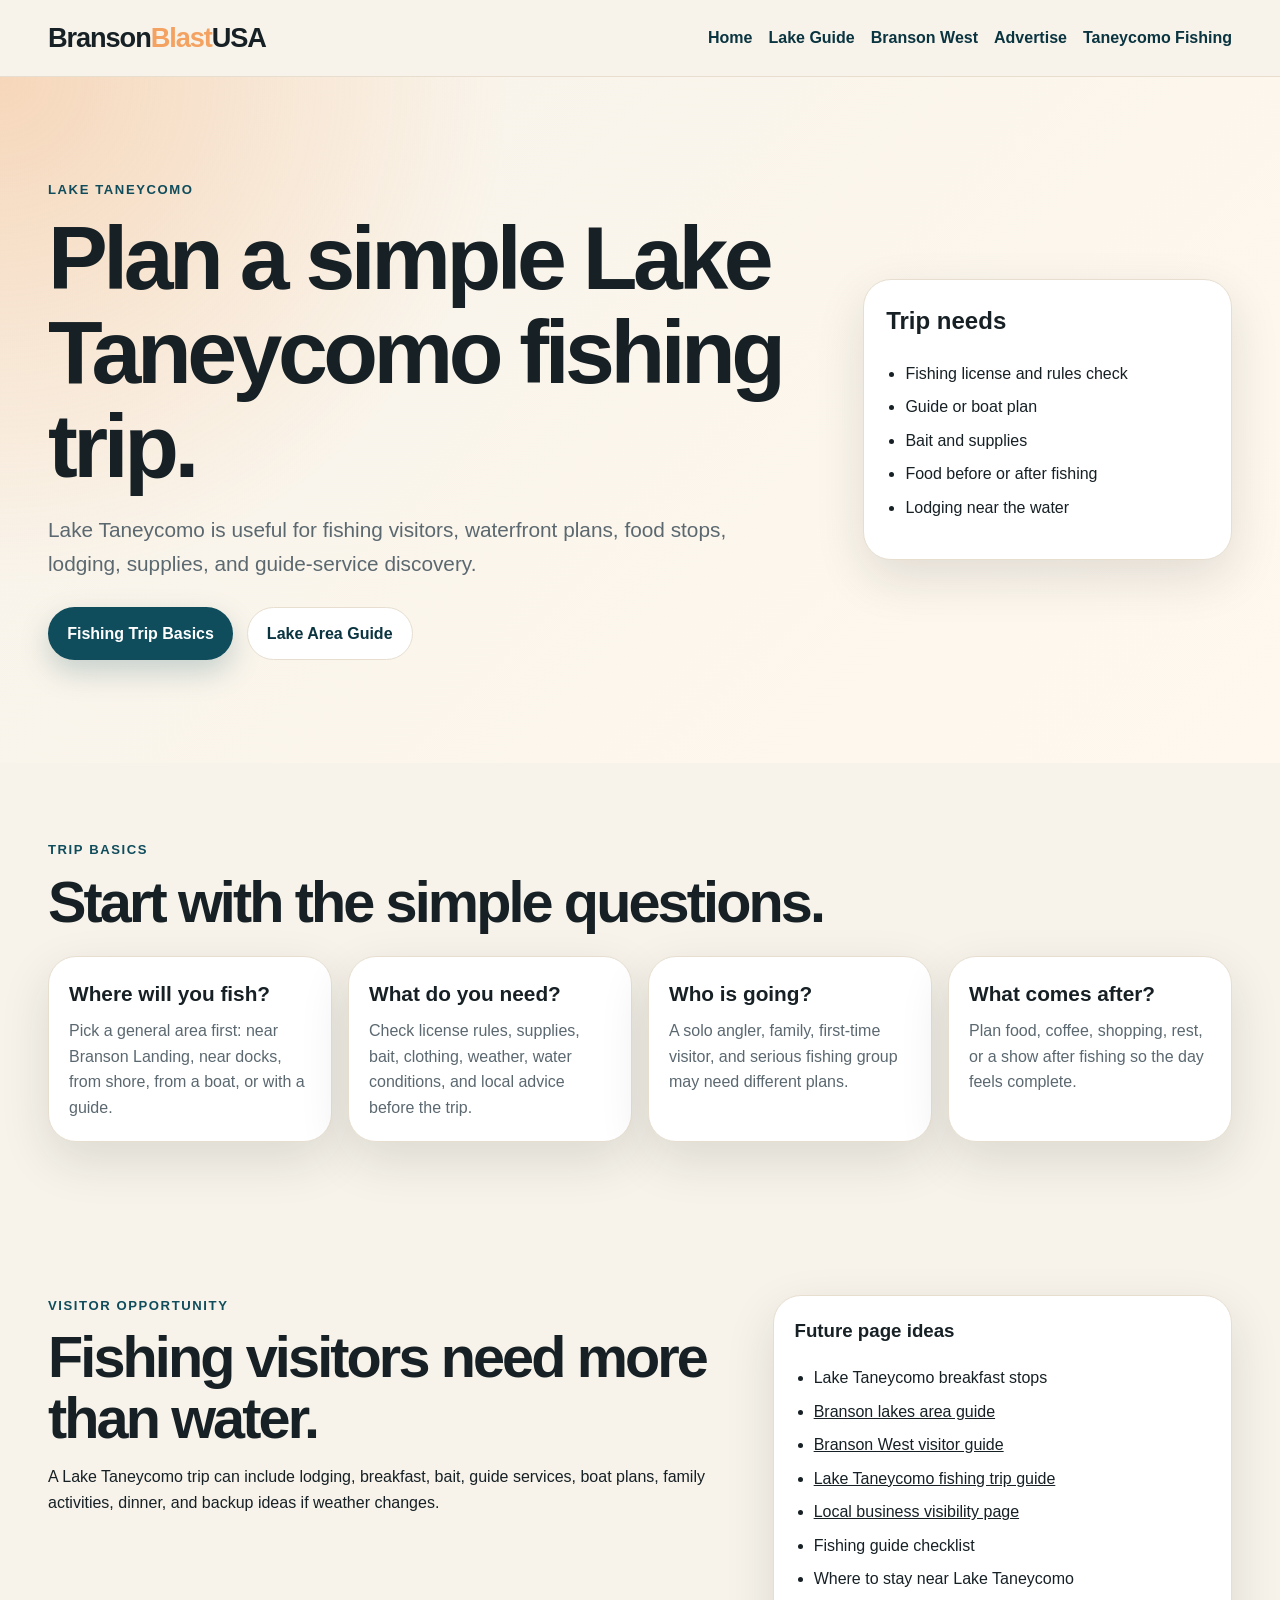
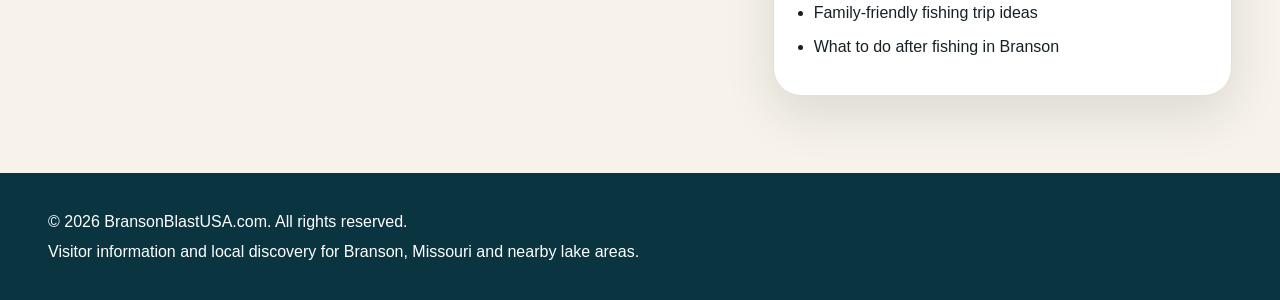
<file: lake-taneycomo-fishing-trip.html>
<!doctype html>
<html lang="en">
<head>
  <meta charset="utf-8">
  <meta name="viewport" content="width=device-width, initial-scale=1">
  <title>Lake Taneycomo Fishing Trip Guide | BransonBlastUSA</title>
  <meta name="description" content="A simple Lake Taneycomo fishing trip guide for Branson visitors planning trout fishing, waterfront stops, food, lodging, guide services, and easy trip basics.">
  <link rel="canonical" href="https://bransonblastusa.com/lake-taneycomo-fishing-trip.html">
  <meta name="robots" content="index, follow">
  <link rel="stylesheet" href="styles.css">
</head>
<body>
  <header class="site-header">
    <a class="logo" href="/" aria-label="BransonBlastUSA home">Branson<span>Blast</span>USA</a>
    <button class="menu-button" id="menuButton" aria-label="Open menu" aria-expanded="false">Menu</button>
    <nav class="site-nav" id="siteNav" aria-label="Main navigation">
      <a href="/">Home</a>
      <a href="/branson-lakes-area-guide.html">Lake Guide</a>
      <a href="/branson-west-visitor-guide.html">Branson West</a>
      <a href="/advertise-branson.html">Advertise</a>
    </nav>
  </header>

  <main id="top">
    <section class="hero">
      <div class="hero-content">
        <p class="eyebrow">Lake Taneycomo</p>
        <h1>Plan a simple Lake Taneycomo fishing trip.</h1>
        <p class="hero-text">Lake Taneycomo is useful for fishing visitors, waterfront plans, food stops, lodging, supplies, and guide-service discovery.</p>
        <div class="hero-actions">
          <a class="button primary" href="#trip-basics">Fishing Trip Basics</a>
          <a class="button secondary" href="/branson-lakes-area-guide.html">Lake Area Guide</a>
        </div>
      </div>
      <div class="hero-card">
        <h2>Trip needs</h2>
        <ul>
          <li>Fishing license and rules check</li>
          <li>Guide or boat plan</li>
          <li>Bait and supplies</li>
          <li>Food before or after fishing</li>
          <li>Lodging near the water</li>
        </ul>
      </div>
    </section>

    <section class="section" id="trip-basics">
      <p class="eyebrow">Trip basics</p>
      <h2>Start with the simple questions.</h2>
      <div class="card-grid">
        <article class="card"><h3>Where will you fish?</h3><p>Pick a general area first: near Branson Landing, near docks, from shore, from a boat, or with a guide.</p></article>
        <article class="card"><h3>What do you need?</h3><p>Check license rules, supplies, bait, clothing, weather, water conditions, and local advice before the trip.</p></article>
        <article class="card"><h3>Who is going?</h3><p>A solo angler, family, first-time visitor, and serious fishing group may need different plans.</p></article>
        <article class="card"><h3>What comes after?</h3><p>Plan food, coffee, shopping, rest, or a show after fishing so the day feels complete.</p></article>
      </div>
    </section>

    <section class="section split">
      <div>
        <p class="eyebrow">Visitor opportunity</p>
        <h2>Fishing visitors need more than water.</h2>
        <p>A Lake Taneycomo trip can include lodging, breakfast, bait, guide services, boat plans, family activities, dinner, and backup ideas if weather changes.</p>
      </div>
      <div class="checklist">
        <h3>Future page ideas</h3>
        <ul>
          <li>Lake Taneycomo breakfast stops</li>
          <li>Fishing guide checklist</li>
          <li>Where to stay near Lake Taneycomo</li>
          <li>Family-friendly fishing trip ideas</li>
          <li>What to do after fishing in Branson</li>
        </ul>
      </div>
    </section>
  </main>

  <footer class="site-footer" id="contact">
    <p>&copy; <span id="year"></span> BransonBlastUSA.com. All rights reserved.</p>
    <p>Visitor information and local discovery for Branson, Missouri and nearby lake areas.</p>
  </footer>

  <script src="script.js"></script>
</body>
</html>
</file>
<file: styles.css>
:root {
  --bg: #f7f3ea;
  --card: #ffffff;
  --ink: #162025;
  --muted: #5b6870;
  --brand: #0f4c5c;
  --brand-dark: #0a3440;
  --accent: #f4a261;
  --line: #e7ded0;
  --shadow: 0 18px 50px rgba(22, 32, 37, 0.12);
}

* {
  box-sizing: border-box;
}

html {
  scroll-behavior: smooth;
}

body {
  margin: 0;
  font-family: Arial, Helvetica, sans-serif;
  color: var(--ink);
  background: var(--bg);
  line-height: 1.6;
}

a {
  color: inherit;
}

.site-header {
  position: sticky;
  top: 0;
  z-index: 10;
  display: flex;
  align-items: center;
  justify-content: space-between;
  gap: 1rem;
  padding: 1rem clamp(1rem, 4vw, 3rem);
  background: rgba(247, 243, 234, 0.95);
  border-bottom: 1px solid var(--line);
  backdrop-filter: blur(12px);
}

.logo {
  text-decoration: none;
  font-weight: 900;
  letter-spacing: -0.04em;
  font-size: clamp(1.25rem, 3vw, 1.7rem);
}

.logo span {
  color: var(--accent);
}

.site-nav {
  display: flex;
  align-items: center;
  gap: 1rem;
}

.site-nav a {
  text-decoration: none;
  font-weight: 700;
  color: var(--brand-dark);
}

.site-nav a:hover,
.site-nav a:focus {
  color: var(--accent);
}

.menu-button {
  display: none;
  border: 0;
  border-radius: 999px;
  padding: 0.65rem 0.9rem;
  color: #fff;
  background: var(--brand);
  font-weight: 800;
  cursor: pointer;
}

.hero {
  display: grid;
  grid-template-columns: minmax(0, 1.35fr) minmax(280px, 0.65fr);
  gap: clamp(1.25rem, 4vw, 3rem);
  align-items: center;
  padding: clamp(3rem, 8vw, 7rem) clamp(1rem, 4vw, 3rem);
  background: radial-gradient(circle at top left, rgba(244, 162, 97, 0.35), transparent 35%), linear-gradient(135deg, #f7f3ea 0%, #fff8ee 100%);
}

.hero h1,
.section h2 {
  margin: 0;
  line-height: 1.05;
  letter-spacing: -0.05em;
}

.hero h1 {
  max-width: 850px;
  font-size: clamp(2.4rem, 7vw, 5.7rem);
}

.hero-text {
  max-width: 680px;
  margin: 1.25rem 0 0;
  font-size: clamp(1.05rem, 2vw, 1.3rem);
  color: var(--muted);
}

.eyebrow {
  margin: 0 0 0.7rem;
  color: var(--brand);
  font-weight: 900;
  text-transform: uppercase;
  letter-spacing: 0.12em;
  font-size: 0.82rem;
}

.hero-actions {
  display: flex;
  flex-wrap: wrap;
  gap: 0.85rem;
  margin-top: 1.7rem;
}

.button {
  display: inline-flex;
  align-items: center;
  justify-content: center;
  min-height: 46px;
  border-radius: 999px;
  padding: 0.8rem 1.2rem;
  text-decoration: none;
  font-weight: 900;
  transition: transform 0.15s ease, box-shadow 0.15s ease;
}

.button.primary {
  color: #fff;
  background: var(--brand);
  box-shadow: 0 12px 30px rgba(15, 76, 92, 0.22);
}

.button.secondary {
  color: var(--brand-dark);
  background: #fff;
  border: 1px solid var(--line);
}

.button:hover,
.button:focus {
  transform: translateY(-1px);
}

.hero-card,
.card,
.checklist,
.advertiser {
  background: var(--card);
  border: 1px solid var(--line);
  border-radius: 28px;
  box-shadow: var(--shadow);
}

.hero-card {
  padding: 1.4rem;
}

.hero-card h2 {
  margin-top: 0;
}

.hero-card ul,
.checklist ul {
  padding-left: 1.2rem;
}

.hero-card li,
.checklist li {
  margin: 0.5rem 0;
}

.section {
  padding: clamp(2.5rem, 6vw, 5rem) clamp(1rem, 4vw, 3rem);
}

.section h2 {
  max-width: 800px;
  font-size: clamp(2rem, 5vw, 3.6rem);
}

.section > p:not(.eyebrow) {
  max-width: 760px;
  color: var(--muted);
  font-size: 1.08rem;
}

.card-grid {
  display: grid;
  grid-template-columns: repeat(4, minmax(0, 1fr));
  gap: 1rem;
  margin-top: 1.5rem;
}

.card {
  padding: 1.25rem;
}

.card h3 {
  margin: 0 0 0.5rem;
  font-size: 1.3rem;
}

.card p {
  margin: 0;
  color: var(--muted);
}

.split {
  display: grid;
  grid-template-columns: minmax(0, 1fr) minmax(260px, 0.65fr);
  gap: 1.25rem;
  align-items: start;
}

.checklist {
  padding: 1.25rem;
}

.checklist h3 {
  margin-top: 0;
}

.advertiser {
  margin: clamp(1rem, 4vw, 3rem);
  padding: clamp(1.5rem, 5vw, 3rem);
}

.site-footer {
  padding: 2rem clamp(1rem, 4vw, 3rem);
  color: #fff;
  background: var(--brand-dark);
}

.site-footer p {
  margin: 0.25rem 0;
}

@media (max-width: 860px) {
  .hero,
  .split {
    grid-template-columns: 1fr;
  }

  .card-grid {
    grid-template-columns: repeat(2, minmax(0, 1fr));
  }
}

@media (max-width: 640px) {
  .menu-button {
    display: inline-flex;
  }

  .site-header {
    align-items: flex-start;
  }

  .site-nav {
    display: none;
    position: absolute;
    left: 1rem;
    right: 1rem;
    top: 4.4rem;
    flex-direction: column;
    align-items: stretch;
    padding: 1rem;
    background: #fff;
    border: 1px solid var(--line);
    border-radius: 20px;
    box-shadow: var(--shadow);
  }

  .site-nav.open {
    display: flex;
  }

  .site-nav a {
    padding: 0.65rem;
  }

  .card-grid {
    grid-template-columns: 1fr;
  }

  .hero-actions {
    flex-direction: column;
  }

  .button {
    width: 100%;
  }
}
</file>
